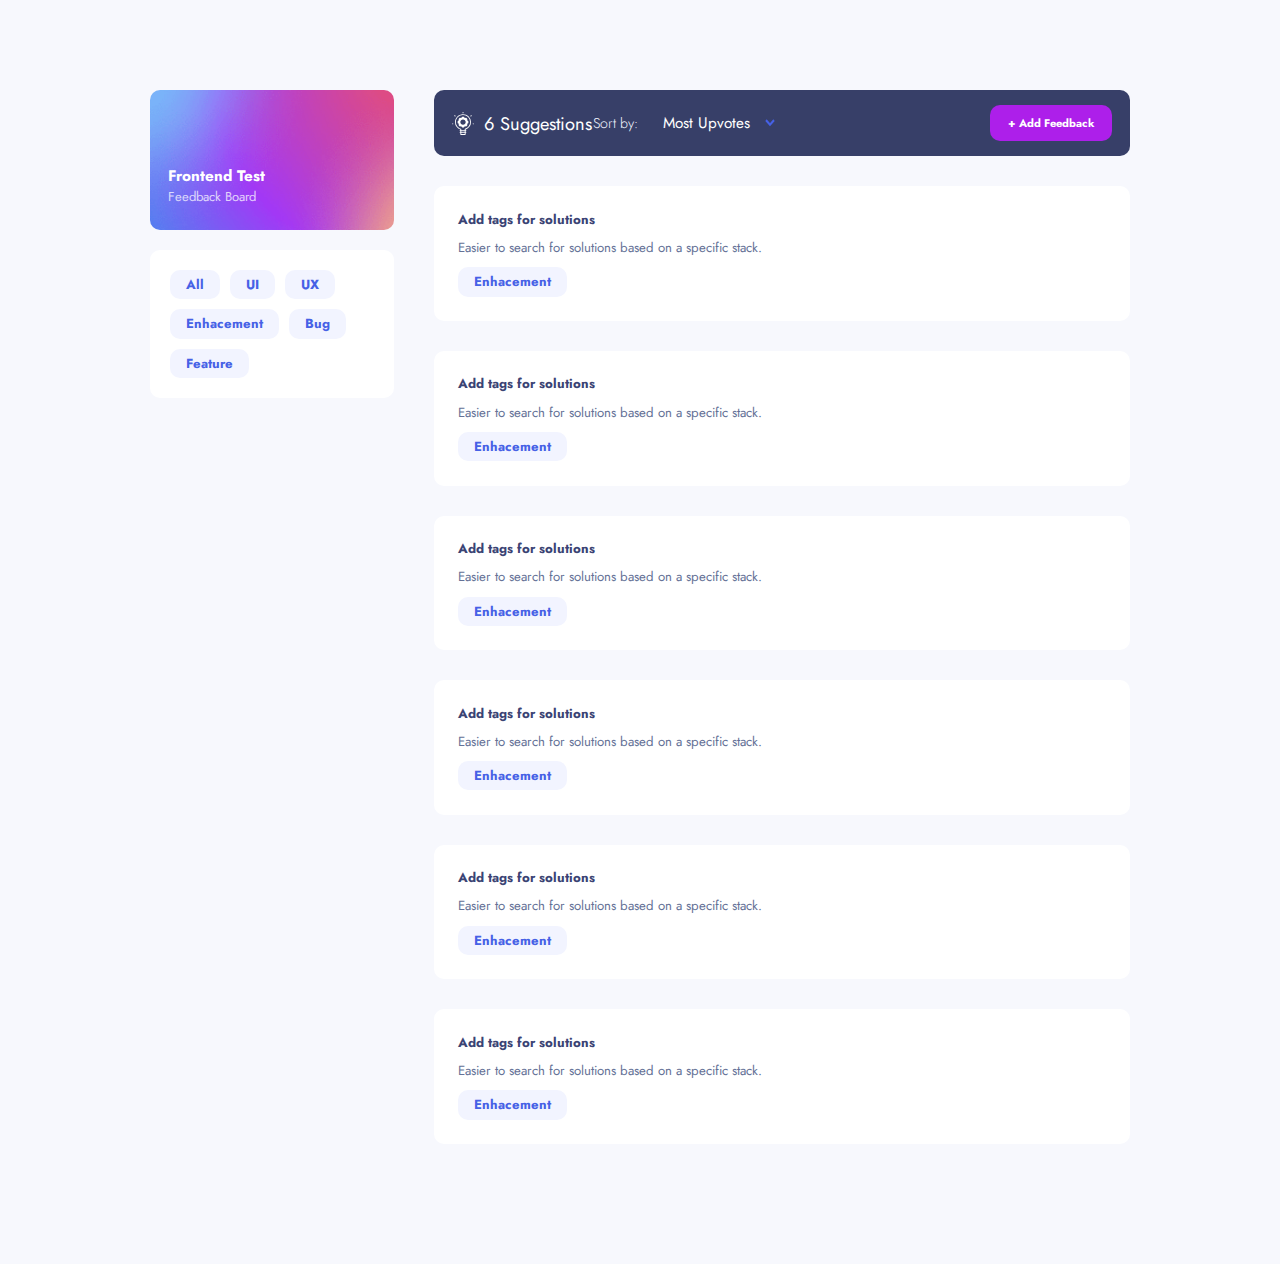
<file: index.html>
<!DOCTYPE html>
<html lang="en">
<head>
    <meta charset="UTF-8">
    <meta http-equiv="X-UA-Compatible" content="IE=edge">
    <meta name="viewport" content="width=device-width, initial-scale=1.0">
    <link rel="preconnect" href="https://fonts.googleapis.com">
    <link rel="preconnect" href="https://fonts.gstatic.com" crossorigin>
    <link href="https://fonts.googleapis.com/css2?family=Jost:wght@100;400;600;700&display=swap" rel="stylesheet">
    <link rel="stylesheet" href="./style.css">
    <title>Product Feedback</title>
</head>
<body>
    <header class="header">
        <nav class="navbar navbar--bg">
            <div class="navbar__description">
                <h1 class="navbar__title">Frontend Test</h1>
                <p class="navbar__text">Feedback Board</p>
            </div>
            <img src="./assets/shared/mobile/icon-hamburger.svg" alt="icon hamburguer" class="navbar__icon">
        </nav>        
        <nav class="filter-bar__background">            
            <div class="filter-bar__container">
                <div class="filter-bar">
                    <a href="#" class="badge">All</a>
                    <a href="#" class="badge">UI</a>
                    <a href="#" class="badge">UX</a>
                    <a href="#" class="badge">Enhacement</a>                
                    <a href="#" class="badge">Bug</a>
                    <a href="#" class="badge">Feature</a>
                </div>
            </div>
        </nav>
        <section class="sort-filter sort-filter--mobile">
            <div class="sort">                
                <label for="" class="sort__label">Sort by:</label>
                <div class="dropdown__container dropdown-sort">                
                    <a href="#" class="dropdown dropdown--input input dropdown-sort__input">Most Upvotes 
                        <img src="./assets/shared/icon-arrow-down.svg" class="dropdown__icon"></img>
                    </a>            
                    <div class="dropdown-menu">
                        <div class="dropdown-menu__item">
                            <a href="#" class="dropdown__menu-link">Most Upvotes</a>
                            <img src="./assets/shared/icon-check.svg" alt="icon check" class="drowpdown-menu__icon">
                        </div>                    
                        <div class="dropdown-menu__item">
                            <a href="#" class="dropdown__menu-link">Most Upvotes</a>
                        </div>
                        <div class="dropdown-menu__item">
                            <a href="#" class="dropdown__menu-link">Most Comments</a>
                        </div>
                        <div class="dropdown-menu__item">
                            <a href="#" class="dropdown__menu-link">Least Comments</a>
                        </div>
                    </div>
                </div>
            </div>
            <a href="#" class="btn btn-1">+ Add Feedback</a>
        </section>
    </header>
    <div class="desktop-container">
        <section class="sort-filter sort-filter--desktop">
            <div class="suggestions">
                <img src="./assets/suggestions/icon-suggestions.svg" alt="" class="suggestions__img">
                <p class="suggestions__text">6 Suggestions</p>
            </div>
            <div class="sort">                
                <label for="" class="sort__label">Sort by:</label>
                <div class="dropdown__container dropdown-sort">                
                    <a href="#" class="dropdown dropdown--input input dropdown-sort__input">Most Upvotes 
                        <img src="./assets/shared/icon-arrow-down.svg" class="dropdown__icon"></img>
                    </a>            
                    <div class="dropdown-menu">
                        <div class="dropdown-menu__item">
                            <a href="#" class="dropdown__menu-link">Most Upvotes</a>
                            <img src="./assets/shared/icon-check.svg" alt="icon check" class="drowpdown-menu__icon">
                        </div>                    
                        <div class="dropdown-menu__item">
                            <a href="#" class="dropdown__menu-link">Most Upvotes</a>
                        </div>
                        <div class="dropdown-menu__item">
                            <a href="#" class="dropdown__menu-link">Most Comments</a>
                        </div>
                        <div class="dropdown-menu__item">
                            <a href="#" class="dropdown__menu-link">Least Comments</a>
                        </div>
                    </div>
                </div>
            </div>
            <a href="#" class="btn btn-1">+ Add Feedback</a>
        </section>
        <section class="cards__container">
            <div class="card">
                <h2 class="card__title">Add tags for solutions</h2>
                <p class="card__text">Easier to search for solutions based on a specific stack.</p>
                <a href="#" class="badge">Enhacement</a>
            </div>
            <div class="card">
                <h2 class="card__title">Add tags for solutions</h2>
                <p class="card__text">Easier to search for solutions based on a specific stack.</p>
                <a href="#" class="badge">Enhacement</a>
            </div>
            <div class="card">
                <h2 class="card__title">Add tags for solutions</h2>
                <p class="card__text">Easier to search for solutions based on a specific stack.</p>
                <a href="#" class="badge">Enhacement</a>
            </div>
            <div class="card">
                <h2 class="card__title">Add tags for solutions</h2>
                <p class="card__text">Easier to search for solutions based on a specific stack.</p>
                <a href="#" class="badge">Enhacement</a>
            </div>
            <div class="card">
                <h2 class="card__title">Add tags for solutions</h2>
                <p class="card__text">Easier to search for solutions based on a specific stack.</p>
                <a href="#" class="badge">Enhacement</a>
            </div>
            <div class="card">
                <h2 class="card__title">Add tags for solutions</h2>
                <p class="card__text">Easier to search for solutions based on a specific stack.</p>
                <a href="#" class="badge">Enhacement</a>
            </div>
        </section>
    </div>    
</body>
</html>
</file>
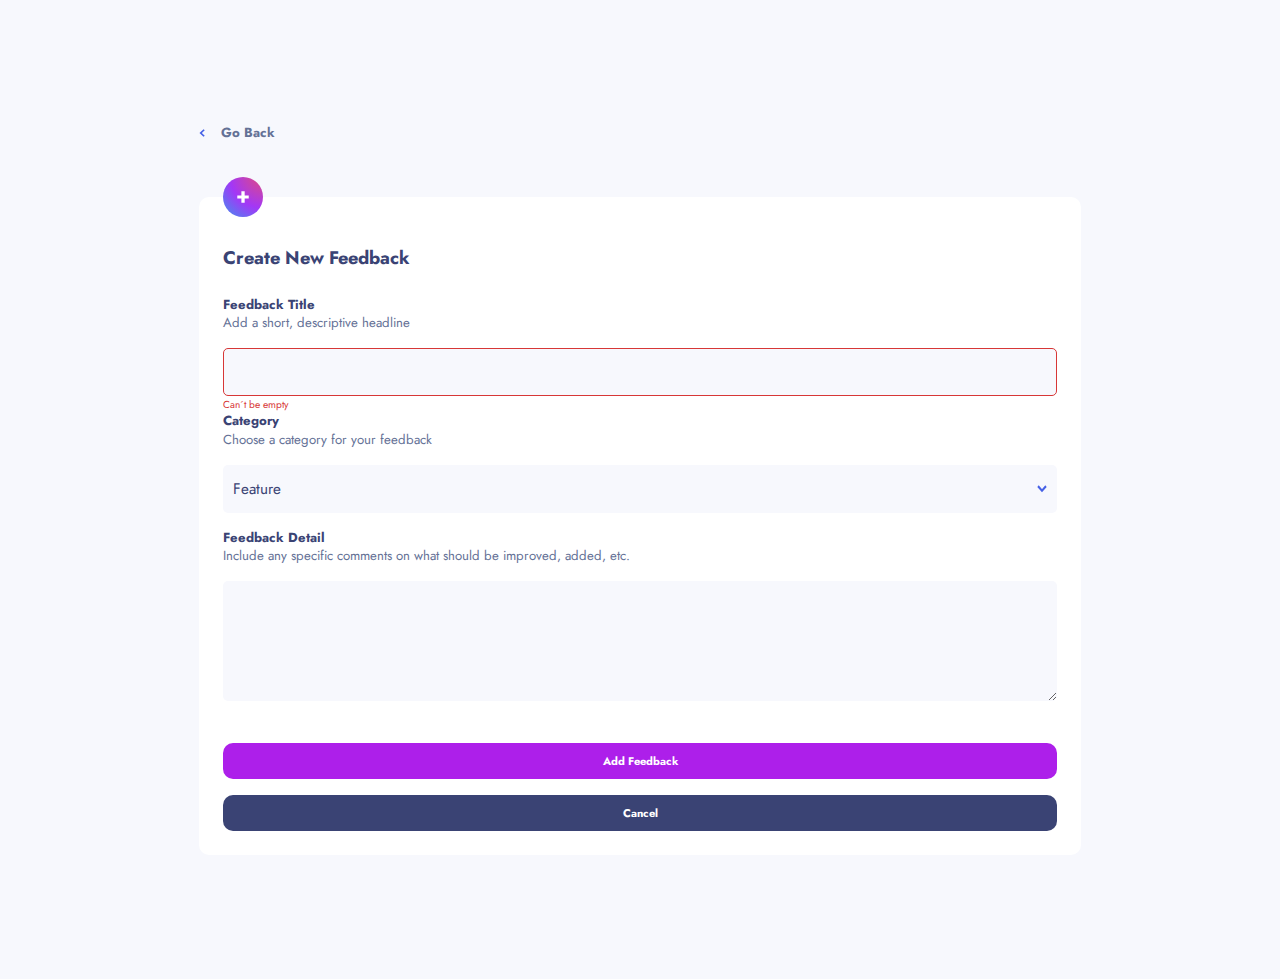
<file: createNew.html>
<!DOCTYPE html>
<html lang="en">
<head>
    <meta charset="UTF-8">
    <meta http-equiv="X-UA-Compatible" content="IE=edge">
    <meta name="viewport" content="width=device-width, initial-scale=1.0">
    <link rel="preconnect" href="https://fonts.googleapis.com">
    <link rel="preconnect" href="https://fonts.gstatic.com" crossorigin>
    <link href="https://fonts.googleapis.com/css2?family=Jost:wght@100;400;600;700&display=swap" rel="stylesheet">
    <link rel="stylesheet" href="./style.css">
    <title>Create New</title>
</head>
<body>
    <div class="forms__container">        
        <header class="go-back">
            <a href="#" class="go-back__link">
                <img src="./assets/shared/icon-arrow-left.svg" alt="arrow left" class="go-back__icon">
                Go Back
            </a>
        </header>
        <form class="form">
            <img src="./assets/shared/icon-new-feedback.svg" alt="" class="form__icon">
            <h2 class="form__title">Create New Feedback</h2>
            <label for="title" class="label">
                Feedback Title
                <p class="label__description">Add a short, descriptive headline</p>
            </label>            
            <input id="title" type="text" class="input input__error">
            <p class="input__error-msg">Can´t be empty</p>
            <label for="title" class="label">
                Category
                <p class="label__description">Choose a category for your feedback</p>
            </label>
            <div class="dropdown__container">                
                <a href="#" class="dropdown dropdown--input input">Feature 
                    <img src="./assets/shared/icon-arrow-down.svg" class="dropdown__icon"></img>
                </a>            
                <div class="dropdown-menu">
                    <div class="dropdown-menu__item">
                        <a href="#" class="dropdown__menu-link">Most Upvotes</a>
                        <img src="./assets/shared/icon-check.svg" alt="icon check" class="drowpdown-menu__icon">
                    </div>                    
                    <div class="dropdown-menu__item">
                        <a href="#" class="dropdown__menu-link">Most Upvotes</a>
                    </div>
                    <div class="dropdown-menu__item">
                        <a href="#" class="dropdown__menu-link">Most Comments</a>
                    </div>
                    <div class="dropdown-menu__item">
                        <a href="#" class="dropdown__menu-link">Least Comments</a>
                    </div>
                </div>
            </div>
            <label for="details" class="label">
                Feedback Detail
                <p class="label__description">Include any specific comments on what should be improved, added, etc.</p>
            </label>
            <textarea name="" id="detail" class="input input--area"></textarea>
            <div class="form__buttons">
                <a href="#" class="btn btn--full btn-1">Add Feedback</a>
                <a href="#" class="btn btn--full btn-3">Cancel</a>
            </div>
        </form>
    </div>
</body>
</html>
</file>
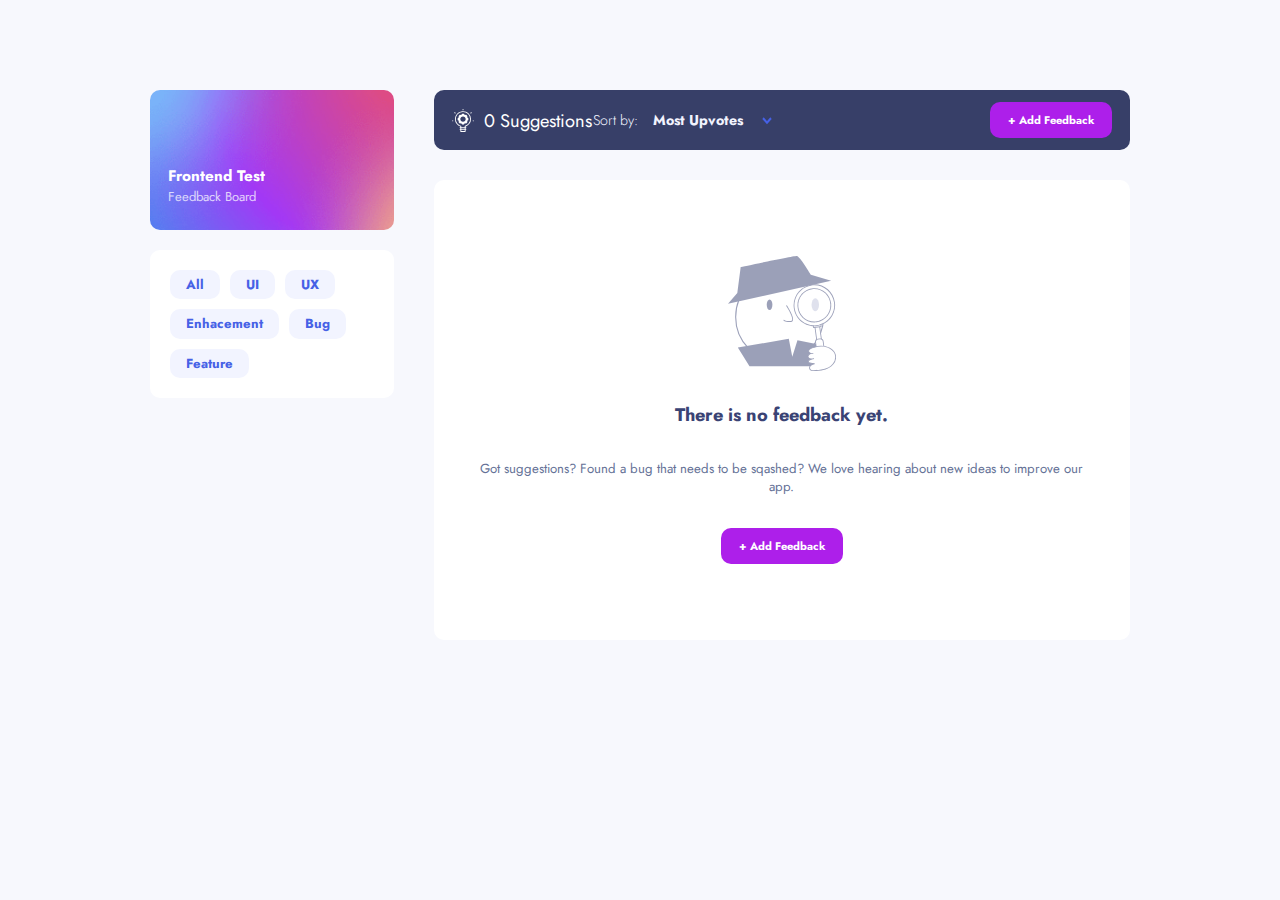
<file: noSuggestions.html>
<!DOCTYPE html>
<html lang="en">
<head>
    <meta charset="UTF-8">
    <meta http-equiv="X-UA-Compatible" content="IE=edge">
    <meta name="viewport" content="width=device-width, initial-scale=1.0">
    <link rel="preconnect" href="https://fonts.googleapis.com">
    <link rel="preconnect" href="https://fonts.gstatic.com" crossorigin>
    <link href="https://fonts.googleapis.com/css2?family=Jost:wght@100;400;600;700&display=swap" rel="stylesheet">
    <link rel="stylesheet" href="./style.css">
    <title>No Suggestions</title>
</head>
<body>
    <header class="header">
        <nav class="navbar navbar--bg">
            <div class="navbar__description">
                <h1 class="navbar__title">Frontend Test</h1>
                <p class="navbar__text">Feedback Board</p>
            </div>
            <img src="./assets/shared/mobile/icon-hamburger.svg" alt="icon hamburguer" class="navbar__icon">
        </nav>        
        <nav class="filter-bar__background">            
            <div class="filter-bar__container">
                <div class="filter-bar">
                    <a href="#" class="badge">All</a>
                    <a href="#" class="badge">UI</a>
                    <a href="#" class="badge">UX</a>
                    <a href="#" class="badge">Enhacement</a>                
                    <a href="#" class="badge">Bug</a>
                    <a href="#" class="badge">Feature</a>
                </div>
            </div>
        </nav>
        <section class="sort-filter sort-filter--mobile">
            <div class="sort">
                <label for="sort-selector" class="sort__label">Sort by:</label>
                <a href="#" class="dropdown">Most Upvotes 
                    <img src="./assets/shared/icon-arrow-down.svg" class="dropdown__icon"></img>
                </a>
                <div class="dropdown-menu">
                    <div class="dropdown-menu__item">
                        <a href="#" class="dropdown__menu-link">Most Upvotes</a>
                        <img src="./assets/shared/icon-check.svg" alt="icon check" class="drowpdown-menu__icon">
                    </div>                    
                    <div class="dropdown-menu__item">
                        <a href="#" class="dropdown__menu-link">Most Upvotes</a>
                    </div>
                    <div class="dropdown-menu__item">
                        <a href="#" class="dropdown__menu-link">Most Comments</a>
                    </div>
                    <div class="dropdown-menu__item">
                        <a href="#" class="dropdown__menu-link">Least Comments</a>
                    </div>
                </div>
            </div>
            <a href="#" class="btn btn-1">+ Add Feedback</a>
        </section>
    </header>
    <div class="desktop-container">
        <section class="sort-filter sort-filter--desktop">            
            <div class="suggestions">
                <img src="./assets/suggestions/icon-suggestions.svg" alt="" class="suggestions__img">
                <p class="suggestions__text">0 Suggestions</p>
            </div>
            <div class="sort">
                <label for="sort-selector" class="sort__label">Sort by:</label>
                <a href="#" class="dropdown">Most Upvotes 
                    <img src="./assets/shared/icon-arrow-down.svg" class="dropdown__icon"></img>
                </a>
                <div class="dropdown-menu">
                    <div class="dropdown-menu__item">
                        <a href="#" class="dropdown__menu-link">Most Upvotes</a>
                        <img src="./assets/shared/icon-check.svg" alt="icon check" class="drowpdown-menu__icon">
                    </div>                    
                    <div class="dropdown-menu__item">
                        <a href="#" class="dropdown__menu-link">Most Upvotes</a>
                    </div>
                    <div class="dropdown-menu__item">
                        <a href="#" class="dropdown__menu-link">Most Comments</a>
                    </div>
                    <div class="dropdown-menu__item">
                        <a href="#" class="dropdown__menu-link">Least Comments</a>
                    </div>
                </div>
            </div>
            <a href="#" class="btn btn-1">+ Add Feedback</a>
        </section>
        <section class="no-feedback">
            <img src="./assets/suggestions/illustration-empty.svg" alt="no suggestion image" class="no-feedback__img">
            <h2 class="no-feedback__title">There is no feedback yet.</h2>
            <p class="no-feedback__text">Got suggestions? Found a bug that needs to be sqashed? We love hearing about new ideas to improve our app.</p>
            <a href="#" class="btn btn-1">+ Add Feedback</a>
        </section>
    </div>    
</body>
</html>
</file>
<file: style.css>
:root{
    --violet: #AD1FEA;
    --ghost-violet:#c75af6;
    --blue: #4661e6;
    --ghost-blue: #62bfca;
    --dark-blue: #373f68;
    --white: #ffffff;
    --gray: #f2f4ff;
    --ghost-gray: #f7f8fd;
    --navy-blue:#3a4374;
    --ghost-navy-blue: #647196;
    --red: #d73737;
    --ghost-red: #e98888;
    --coral: #f49f85;
}
*{
    box-sizing: border-box;
    margin: 0;
    padding: 0;
}
html{
    font-size: 63.5%;
}
body{
    font-family: 'Jost', sans-serif;
    background-color: var(--ghost-gray);
}
/* Navbar */
.header{
    display: flex;
    flex-direction: column;
    position: fixed;
    top: 0;
    width: 100%;
    z-index: 1;
}
.navbar{
    display: flex;
    justify-content: space-between;
    align-items: center;
    padding: 12px 18px;
}
.navbar--bg{
    background: url(./assets/suggestions/mobile/background-header.png);
    background-size: cover;
    background-repeat: no-repeat;
}
.navbar__description{
    color: var(--white);
}
.navbar__title{
    font-size: 1.5rem;
    font-weight: bold;
    line-height: 22px;
}
.navbar__text{
    opacity: 0.75;
    font-size: 13px;
    font-weight: normal;
    line-height: 19px;
}
.navbar__icon{
    width: 20px;
    object-fit: contain;
    cursor: pointer;
}
/* Filter section */
.sort-filter{
    display: flex;
    justify-content: space-between;
    align-items: center;
    background-color: var(--dark-blue);
    color: var(--white);
    padding: 12px 18px;
    z-index: -1;
}
.sort-filter--mobile{
    display: flex;
}
.sort-filter--desktop{
    display: none;
}
.sort__label{
    min-width: 60px;
    font-size: 1.4rem;
    font-weight: 300;
    line-height: 2rem;
    color: var(--gray);
}
.sort{
    display: flex;
    justify-content: flex-start;
    align-items: center;
    width: 60%;
    min-width: 55%;
}
/* Dropdown Menu */
.dropdown__container{
    position: relative;
    width: 100%;
}
.dropdown{
    background-color: transparent;
    border-color: transparent;
    color: var(--gray);
    font-size: 1.4rem;
    font-weight: bold;
    line-height: 2rem;
    text-decoration: none;
    cursor: pointer;
}
.dropdown__icon{
    margin-left: 15px;
    height: 8px;
    width: 10px;
}
.dropdown--input{
    display: flex;
    align-items: center;
    justify-content: space-between;
    width: 100%;
}
.dropdown-menu{
    position: absolute;
    display: none;
    flex-direction: column;
    background-color: var(--white);
    width: 100%;
    border-radius: 10px;
    box-shadow: 0px 10px 40px -7px rgba(55, 63, 104, 0.350492);
    top: 52px;
}
.dropdown-menu__item{
    padding: 10px 18px;
    display: flex;
    justify-content: space-between;
    border-bottom: 1px solid var(--gray);
}
.dropdown__menu-link{
    font-size: 1.6rem;
    font-weight: 400;
    line-height: 2.4rem;
    text-decoration: none;
    cursor: pointer;
    color: var(--ghost-navy-blue);
}
.dropdown__menu-link:hover{
    color: var(--violet);
}
.drowpdown-menu__icon{
    width: 12px;
    object-fit: contain;
}
.dropdown-sort{
    width: 100%;
    max-width: 180px;
    min-width: 150px;
}
/* Filter Menu */
.filter-bar__background{
    background-color: #000000;
    background-color: rgba(0,0,0,0.4);
    width: 100vw;
    height: 100vh;    
    position: absolute;
    top: 65px;
    display: none;
}
.filter-bar__container{
    background-color: var(--ghost-gray);
    display: flex;
    justify-content: center;
    padding-top: 20px;
    height: 100vh;
    position: absolute;
    width: 70%;
    right: 0;
}
.filter-bar{
    width: 90%;
    background-color: var(--white);
    height: fit-content;
    padding: 20px;
    border-radius: 10px;
    display: flex;
    flex-wrap: wrap;
    gap: 10px;
}
/* Buttons */
.btn{
    display: inline-block;
    color: var(--white);
    font-size: 1.1rem;
    font-weight: bold;
    line-height: 2rem;
    padding: 8px 18px;
    border-radius: 10px;
    text-decoration: none;    
    transition: 0.3s ease;
}
.btn--full{
    width: 100%;
}
.btn-1{    
    background-color: var(--violet);
}
.btn-1:hover{
    background-color: var(--ghost-violet);
}
.btn-2{    
    background-color: var(--blue);
}
.btn-2:hover{
    background-color: var(--ghost-blue);
}
.btn-3{
    background-color: var(--navy-blue);
}
.btn-3:hover{
    background-color: var(--ghost-navy-blue);
}
.btn-4{
    background-color: var(--red);
}
.btn-4:hover{
    background-color: var(--ghost-red);
}
/* Cards */
.cards__container{
    padding: 30px 24px;
    display: flex;
    flex-direction: column;
    gap: 30px;
    margin-top: 120px;
}
.card{
    background-color: var(--white);
    border-radius: 10px;
    padding: 2.4rem;
    display: flex;
    flex-direction: column;
    gap: 10px;
}
.card__title{
    font-size: 1.3rem;
    font-weight: bold;
    line-height: 1.8rem;
    color: var(--navy-blue);
}
.card__text{
    font-size: 1.3rem;
    font-weight: normal;
    line-height: 1.8rem;
    color: var(--ghost-navy-blue);
}
/* Badges */
.badge{
    width: fit-content;
    padding: 5px 16px;
    text-align: center;
    font-size: 1.3rem;
    font-weight: bold;
    line-height: 1.9rem;
    background-color: var(--gray);
    color: var(--blue);
    text-decoration: none;
    border-radius: 10px;
}
/* no-suggestions */
.no-feedback{
    background-color: var(--white);
    width: 90%;
    margin: 160px auto 0;
    height: 460px;
    border-radius: 10px;
    padding: 76px 40px;
    display: flex;
    flex-direction: column;
    align-items: center;
    justify-content: space-between;
}
.no-feedback__img{
    width: 108px;
}
.no-feedback__title{
    color: var(--navy-blue);
    text-align: center;
    font-size: 1.8rem;
    font-weight: 700;
    line-height: 2.6rem;
}
.no-feedback__text{
    color: var(--ghost-navy-blue);
    text-align: center;
    font-size: 1.3rem;
    font-weight: 400;
    line-height: 1.8rem;
}
/* Forms */
.forms__container{
    width: 90%;
    margin: 34px auto;
}
.go-back{
    margin-bottom: 55px;
}
.go-back__link{
    display: flex;
    align-items: center;
    color: var(--ghost-navy-blue);
    text-decoration: none;
    cursor: pointer;
    font-size: 1.3rem;
    font-weight: 700;
    line-height: 1.8rem;
}
.go-back__icon{
    margin-right: 16px;
    height: 8px;
}
.form{
    background-color: var(--white);
    padding: 24px 24px;
    border-radius: 10px;
    position: relative;
}
.form__icon{
    position: absolute;
    width: 40px;
    margin-top: -44px;
}
.form__title{
    font-size: 1.8rem;
    font-weight: 700;
    line-height: 2.6rem;
    color: var(--navy-blue);
    margin:24px 0;
}
.label{
    font-size: 1.3rem;
    font-weight: 700;
    line-height: 1.8rem;
    color: var(--navy-blue);
}
.label__description{
    color: var(--ghost-navy-blue);
    font-weight: 400;
}
.input{
    width: 100%;
    background-color: var(--ghost-gray);
    border: none;
    padding: 10px;
    height: 48px;
    margin: 16px 0;
    border-radius: 5px;
    font-size: 1.5rem;
    font-weight: 400;
    line-height: 2.2rem;
    color: var(--navy-blue);
}
.input--area{
    height: 120px;
}
.input:focus{
    outline: 1px solid var(--blue);
}
.input__error{
    border: 1px solid var(--red);
}
.input__error-msg{
    color: var(--red);
    margin-top: -15px;
}
.dropdown-sort__input{
    height: fit-content;
    padding: 10px;
    background-color: transparent;
    color: var(--white);
    margin: 0;
    justify-content: flex-start;
}
.dropdown-sort__input:focus{
    outline: none;
}
.form__buttons{
    margin-top: 20px;
    display: flex;
    flex-direction: column;
    gap: 16px;
    text-align: center;
}

@media (min-width:767px) {
    .header{
        flex-flow: row wrap;
        position: unset;
        padding: 30px 0;
        gap: 20px;
        width: 90%;
        margin: 0 auto;
    }
    .navbar{
        width: 33%;
        border-radius: 10px;
    }
    .navbar--bg{
        background: url(./assets/suggestions/tablet/background-header.png);
        background-size: cover;
    }
    .navbar__icon{
        display: none;
    }
    .filter-bar__background{
        background-color: transparent;
        position: relative;
        display: flex;
        height: unset;
        top: 0;
        width: 33%;
        border-radius: 10px;
    }
    .filter-bar__container{
        flex: 1;
        height: unset;
        position: relative;
        padding: unset;
        border-radius: 10px;
    }
    .filter-bar{
        width: 100%;
    }
    .sort-filter{
        width: 90%;
        border-radius: 10px;
        margin: 0 auto;
    }
    .sort-filter--mobile{
        display: none;
    }
    .sort-filter--desktop{
        display: flex;
    }
    .cards__container{
        margin: 30px auto;
        width: 90%;
        padding: 0;
    }
    .suggestions{
        display: flex;
        align-items: center;
        justify-content: space-between;
        width: 140px;
    }
    .suggestions__img{
        width: 22px;
    }
    .suggestions__text{
        font-size: 1.8rem;
    }
    .no-feedback{
        margin-top: 30px;
    }
}
@media (min-width:1024px){
    body{
        display: flex;
        justify-content: flex-start;
        padding: 90px 150px;
        gap: 40px;
    }
    .header{
        width: 35%;
        margin: 0;
        padding: 0;
        flex-direction: column;
    }
    .navbar{
        width: 100%;
        height: 140px;
        align-items: flex-end;
        padding-bottom: 24px;
    }
    .filter-bar__background{
        width: unset;
    }
    .desktop-container{
        width: 100%;
    }
    .sort-filter--desktop{
        margin: 0;
        width: 100%;
    }
    .cards__container{
        margin: 30px 0;
        width: 100%;
    }
    .no-feedback{
        width: 100%;
    }
}
</file>
